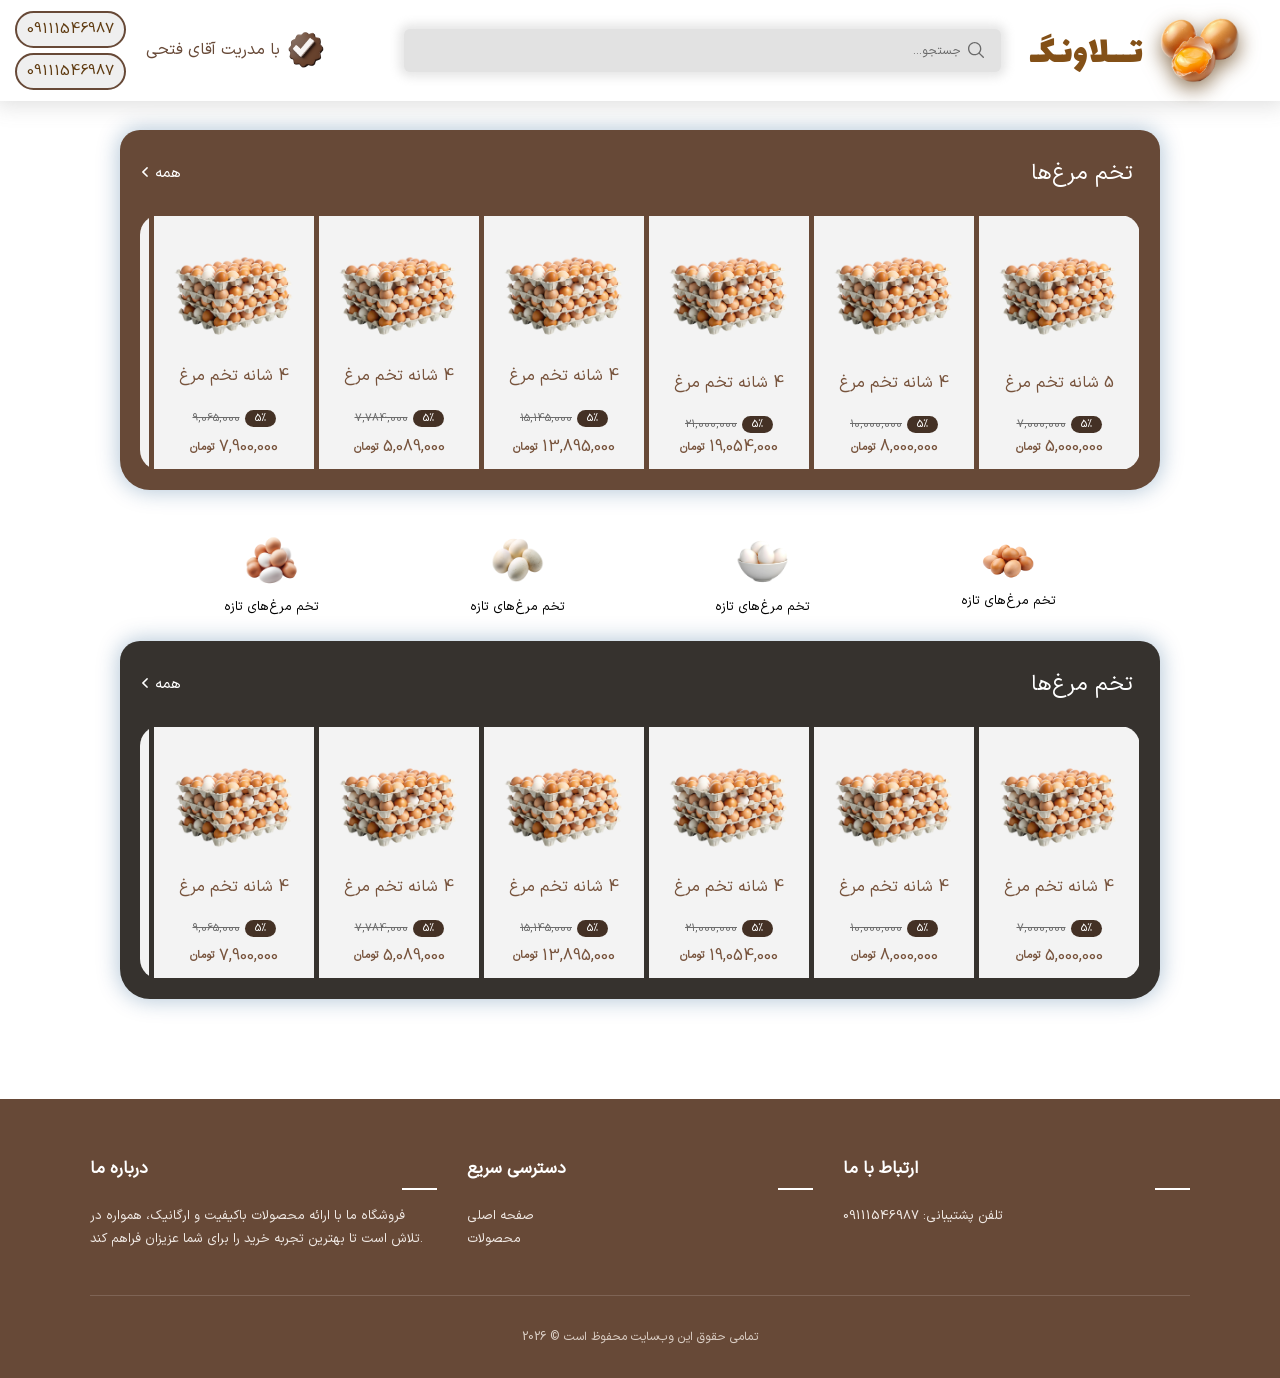
<file: index.html>
<!DOCTYPE html>
<html lang="fa">
<head>
    <meta charset="UTF-8">
    <meta name="viewport" content="width=device-width, initial-scale=1.0">
    <link rel="stylesheet" href="css/style.css">
    <title>فروشگاه اینترنتی تلاونگ</title>
</head>
<body>

    <!-------------------------------------------------- header Container ------------------------------------------------------------>


    <div class="container-search-page-phone" id="mobileSearchOverlay">

        <div class="item-input-serach-phone">
            <input type="text" id="inputSearchPhone" placeholder="جستجو..." autocomplete="off">
            <svg width="25px" height="25px" viewBox="0 0 24 24" fill="none" id="closeMobileSearch"><path fill-rule="evenodd" clip-rule="evenodd" d="M12.2929 4.29289C12.6834 3.90237 13.3166 3.90237 13.7071 4.29289L20.7071 11.2929C21.0976 11.6834 21.0976 12.3166 20.7071 12.7071L13.7071 19.7071C13.3166 20.0976 12.6834 20.0976 12.2929 19.7071C11.9024 19.3166 11.9024 18.6834 12.2929 18.2929L17.5858 13H4C3.44772 13 3 12.5523 3 12C3 11.4477 3.44772 11 4 11H17.5858L12.2929 5.70711C11.9024 5.31658 11.9024 4.68342 12.2929 4.29289Z" fill="#555"/></svg>
        </div>

        <div class="mobile-dropdown-wrap">
            <div id="mobileSearchResults" class="search-dropdown"></div>
        </div>

        

    </div>




    <header>
        

        <div class="dor-header-phone">


            <a href="tel:+989121234567" class="a-tel phone-tel" title="091154657849">
                <svg width="40px" height="40px" class="icon-tel" viewBox="0 0 24 24" fill="none"><path d="M10.0376 5.31617L10.6866 6.4791C11.2723 7.52858 11.0372 8.90532 10.1147 9.8278C10.1147 9.8278 10.1147 9.8278 10.1147 9.8278C10.1146 9.82792 8.99588 10.9468 11.0245 12.9755C13.0525 15.0035 14.1714 13.8861 14.1722 13.8853C14.1722 13.8853 14.1722 13.8853 14.1722 13.8853C15.0947 12.9628 16.4714 12.7277 17.5209 13.3134L18.6838 13.9624C20.2686 14.8468 20.4557 17.0692 19.0628 18.4622C18.2258 19.2992 17.2004 19.9505 16.0669 19.9934C14.1588 20.0658 10.9183 19.5829 7.6677 16.3323C4.41713 13.0817 3.93421 9.84122 4.00655 7.93309C4.04952 6.7996 4.7008 5.77423 5.53781 4.93723C6.93076 3.54428 9.15317 3.73144 10.0376 5.31617Z" fill="#835017"/></svg>
                <span>1</span>
            </a>
            <a href="tel:+989121234567" class="a-tel phone-tel" title="091154657849">
                <svg width="40px" height="40px" class="icon-tel" viewBox="0 0 24 24" fill="none"><path d="M10.0376 5.31617L10.6866 6.4791C11.2723 7.52858 11.0372 8.90532 10.1147 9.8278C10.1147 9.8278 10.1147 9.8278 10.1147 9.8278C10.1146 9.82792 8.99588 10.9468 11.0245 12.9755C13.0525 15.0035 14.1714 13.8861 14.1722 13.8853C14.1722 13.8853 14.1722 13.8853 14.1722 13.8853C15.0947 12.9628 16.4714 12.7277 17.5209 13.3134L18.6838 13.9624C20.2686 14.8468 20.4557 17.0692 19.0628 18.4622C18.2258 19.2992 17.2004 19.9505 16.0669 19.9934C14.1588 20.0658 10.9183 19.5829 7.6677 16.3323C4.41713 13.0817 3.93421 9.84122 4.00655 7.93309C4.04952 6.7996 4.7008 5.77423 5.53781 4.93723C6.93076 3.54428 9.15317 3.73144 10.0376 5.31617Z" fill="#835017"/></svg>
                <span>2</span>
            </a>

            <div class="search-container" id="openMobileSearch">
                <div class="search-box"></div>
                <span class="placeH1">تلاونگ</span>
                <span class="placeH2">جستوجو در</span>
                <svg class="icon-search" viewBox="0 0 30 30"><path d="M 13 3 C 7.4889971 3 3 7.4889971 3 13 C 3 18.511003 7.4889971 23 13 23 C 15.396508 23 17.597385 22.148986 19.322266 20.736328 L 25.292969 26.707031 A 1.0001 1.0001 0 1 0 26.707031 25.292969 L 20.736328 19.322266 C 22.148986 17.597385 23 15.396508 23 13 C 23 7.4889971 18.511003 3 13 3 z M 13 5 C 17.430123 5 21 8.5698774 21 13 C 21 17.430123 17.430123 21 13 21 C 8.5698774 21 5 17.430123 5 13 C 5 8.5698774 8.5698774 5 13 5 z"/></svg>
            </div>

            

        </div>

        

    </header>




    



    <div class="header-Desktop">



        <div class="container-zangoole-sabadKharid-and">

            
            
            <div class="tel-container">
                <button class="a-tel">09111546987</button>
                <button class="a-tel">09111546987</button>
            </div>

            <div class="name-tick-container">
                <span>
                    با مدریت آقای فتحی
                </span>
                <img src="images/IconBlueKala/tickB.png" alt="tick" class="img-tick">
            </div>
        </div>




        <div class="container-search-and-iconH-Desktop">

            <div class="dor-div-search-box">
                <input type="text" class="input-search-box" id="desktopSearchInput" placeholder="جستجو..." autocomplete="off">
                <svg class="icon-search-desktop" viewBox="0 0 30 30"><path d="M 13 3 C 7.4889971 3 3 7.4889971 3 13 C 3 18.511003 7.4889971 23 13 23 C 15.396508 23 17.597385 22.148986 19.322266 20.736328 L 25.292969 26.707031 A 1.0001 1.0001 0 1 0 26.707031 25.292969 L 20.736328 19.322266 C 22.148986 17.597385 23 15.396508 23 13 C 23 7.4889971 18.511003 3 13 3 z M 13 5 C 17.430123 5 21 8.5698774 21 13 C 21 17.430123 17.430123 21 13 21 C 8.5698774 21 5 17.430123 5 13 C 5 8.5698774 8.5698774 5 13 5 z"/></svg>
                <div id="desktopSearchResults" class="search-dropdown"></div>
            </div>
            <span class="logoName">تـــلاونـگـ</span>
            <div class="iconH">
                <img src="images/IconBlueKala/IconEgg.webp" alt="Egg" class="egg-head-icon">
            </div>
            
        </div>


    </div>



    <!-------------------------------------------------- body Container ------------------------------------------------------------>



    <main>





        <!---------------------- box Container 1 ----------------------->

        <div class="box-container">

            <div class="dor-p-box-container">
                <p>تخم مرغ‌ها</p>
                <p>همه
                    <svg class="icon-arrow-too-dor-box-container" viewBox="0 0 492 492" xml:space="preserve"><g><g><path d="M198.608,246.104L382.664,62.04c5.068-5.056,7.856-11.816,7.856-19.024c0-7.212-2.788-13.968-7.856-19.032l-16.128-16.12C361.476,2.792,354.712,0,347.504,0s-13.964,2.792-19.028,7.864L109.328,227.008c-5.084,5.08-7.868,11.868-7.848,19.084c-0.02,7.248,2.76,14.028,7.848,19.112l218.944,218.932c5.064,5.072,11.82,7.864,19.032,7.864c7.208,0,13.964-2.792,19.032-7.864l16.124-16.12c10.492-10.492,10.492-27.572,0-38.06L198.608,246.104z"/></g></g></svg>
                </p>
            </div>



            <div class="dor-box-item" id="scroll-drag-Box1">

                
                <div class="box-item">
                    <a href="html/S1.html">
                    <img src="images/phones/Egg2.png" alt="imgaes">
                    <p>5 شانه تخم مرغ</p>
                    <span class="dor-item-box-off">
                        <span class="item-num-off">5%</span>
                        <span class="item-num-Price">7,000,000</span>
                    </span>
                    <span class="dor-item-price">
                        <span class="item-price-original">5,000,000</span>
                        <span class="item-text-price">تومان</span>
                    </span>
                    </a>
                </div>
               

               
                <div class="box-item">
                     <a href="#">
                    <img src="images/phones/Egg2.png" alt="imgaes">
                    <p>4 شانه تخم مرغ</p>
                    <span class="dor-item-box-off">
                        <span class="item-num-off">5%</span>
                        <span class="item-num-Price">10,000,000</span>
                    </span>
                    <span class="dor-item-price">
                        <span class="item-price-original">8,000,000</span>
                        <span class="item-text-price">تومان</span>
                    </span>
                    </a>
                </div>
                

                
                <div class="box-item">
                    <a href="#">
                    <img src="images/phones/Egg2.png" alt="imgaes">
                    <p>4 شانه تخم مرغ</p>
                    <span class="dor-item-box-off">
                        <span class="item-num-off">5%</span>
                        <span class="item-num-Price">21,000,000</span>
                    </span>
                    <span class="dor-item-price">
                        <span class="item-price-original">19,054,000</span>
                        <span class="item-text-price">تومان</span>
                    </span>
                    </a>
                </div>
               

                <div class="box-item">
                    <img src="images/phones/Egg2.png" alt="imgaes">
                    <p>4 شانه تخم مرغ</p>
                    <span class="dor-item-box-off">
                        <span class="item-num-off">5%</span>
                        <span class="item-num-Price">15,145,000</span>
                    </span>
                    <span class="dor-item-price">
                        <span class="item-price-original">13,895,000</span>
                        <span class="item-text-price">تومان</span>
                    </span>
                </div>

                <div class="box-item">
                    <img src="images/phones/Egg2.png" alt="imgaes">
                    <p>4 شانه تخم مرغ</p>
                    <span class="dor-item-box-off">
                        <span class="item-num-off">5%</span>
                        <span class="item-num-Price">7,784,000</span>
                    </span>
                    <span class="dor-item-price">
                        <span class="item-price-original">5,089,000</span>
                        <span class="item-text-price">تومان</span>
                    </span>
                </div>

                <div class="box-item">
                    <img src="images/phones/Egg2.png" alt="imgaes">
                    <p>4 شانه تخم مرغ</p>
                    <span class="dor-item-box-off">
                        <span class="item-num-off">5%</span>
                        <span class="item-num-Price">9,065,000</span>
                    </span>
                    <span class="dor-item-price">
                        <span class="item-price-original">7,900,000</span>
                        <span class="item-text-price">تومان</span>
                    </span>
                </div>

                <div class="box-item">
                    <img src="images/phones/Egg2.png" alt="imgaes">
                    <p>4 شانه تخم مرغ</p>
                    <span class="dor-item-box-off">
                        <span class="item-num-off">5%</span>
                        <span class="item-num-Price">35,780,000</span>
                    </span>
                    <span class="dor-item-price">
                        <span class="item-price-original">33,500,000</span>
                        <span class="item-text-price">تومان</span>
                    </span>
                </div>

                <div class="box-item">
                    <img src="images/phones/Egg2.png" alt="imgaes">
                    <p>4 شانه تخم مرغ</p>
                    <span class="dor-item-box-off">
                        <span class="item-num-off">5%</span>
                        <span class="item-num-Price">88,850,000</span>
                    </span>
                    <span class="dor-item-price">
                        <span class="item-price-original">83,098,000</span>
                        <span class="item-text-price">تومان</span>
                    </span>
                </div>

                <div class="box-item">
                    <img src="images/phones/Egg2.png" alt="imgaes">
                    <p>4 شانه تخم مرغ</p>
                    <span class="dor-item-box-off">
                        <span class="item-num-off">5%</span>
                        <span class="item-num-Price">108,000,000</span>
                    </span>
                    <span class="dor-item-price">
                        <span class="item-price-original">99,000,000</span>
                        <span class="item-text-price">تومان</span>
                    </span>
                </div>

                <div class="box-item">
                    <img src="images/phones/Egg2.png" alt="imgaes">
                    <p>4 شانه تخم مرغ</p>
                    <span class="dor-item-box-off">
                        <span class="item-num-off">5%</span>
                        <span class="item-num-Price">18,000,000</span>
                    </span>
                    <span class="dor-item-price">
                        <span class="item-price-original">15,300,000</span>
                        <span class="item-text-price">تومان</span>
                    </span>
                </div>

                <div class="box-item">
                    <img src="images/phones/Egg2.png" alt="imgaes">
                    <p>4 شانه تخم مرغ</p>
                    <span class="dor-item-box-off">
                        <span class="item-num-off">5%</span>
                        <span class="item-num-Price">7,000,000</span>
                    </span>
                    <span class="dor-item-price">
                        <span class="item-price-original">5,000,000</span>
                        <span class="item-text-price">تومان</span>
                    </span>
                </div>

                <div class="box-item">
                    <img src="images/phones/Egg2.png" alt="imgaes">
                    <p>4 شانه تخم مرغ</p>
                    <span class="dor-item-box-off">
                        <span class="item-num-off">5%</span>
                        <span class="item-num-Price">7,000,000</span>
                    </span>
                    <span class="dor-item-price">
                        <span class="item-price-original">5,000,000</span>
                        <span class="item-text-price">تومان</span>
                    </span>
                </div>

                <div class="box-item">
                    <img src="images/phones/Egg2.png" alt="imgaes">
                    <p>4 شانه تخم مرغ</p>
                    <span class="dor-item-box-off">
                        <span class="item-num-off">5%</span>
                        <span class="item-num-Price">10,000,000</span>
                    </span>
                    <span class="dor-item-price">
                        <span class="item-price-original">8,000,000</span>
                        <span class="item-text-price">تومان</span>
                    </span>
                </div>

                <div class="box-item">
                    <img src="images/phones/Egg2.png" alt="imgaes">
                    <p>4 شانه تخم مرغ</p>
                    <span class="dor-item-box-off">
                        <span class="item-num-off">5%</span>
                        <span class="item-num-Price">21,000,000</span>
                    </span>
                    <span class="dor-item-price">
                        <span class="item-price-original">19,054,000</span>
                        <span class="item-text-price">تومان</span>
                    </span>
                </div>

                <div class="box-item">
                    <img src="images/phones/Egg2.png" alt="imgaes">
                    <p>4 شانه تخم مرغ</p>
                    <span class="dor-item-box-off">
                        <span class="item-num-off">5%</span>
                        <span class="item-num-Price">15,145,000</span>
                    </span>
                    <span class="dor-item-price">
                        <span class="item-price-original">13,895,000</span>
                        <span class="item-text-price">تومان</span>
                    </span>
                </div>



            </div>
        </div>





        <!-- -------------------- Circle Container no story --------------------- -->


        <div class="dor-item-circle-too-box" id="dor-item-circle-too-box">

            <div class="dor-item-circle">
                <div class="dor-img-circle">
                    <img src="images/itemIMG/e1.png" class="img-kala-circle" alt="circleAs">
                </div>
                <span>تخم مرغ‌های تازه</span>
            </div>

            <div class="dor-item-circle">
                <div class="dor-img-circle">
                    <img src="images/itemIMG/e2.png" class="img-kala-circle" alt="circleAs">
                </div>
                <span>تخم مرغ‌های تازه</span>
            </div>

            <div class="dor-item-circle">
                <div class="dor-img-circle">
                    <img src="images/itemIMG/e3.png" class="img-kala-circle" alt="circleAs">
                </div>
                <span>تخم مرغ‌های تازه</span>
            </div>

            <div class="dor-item-circle">
                <div class="dor-img-circle">
                    <img src="images/itemIMG/e4.png" class="img-kala-circle" alt="circleAs">
                </div>
                <span>تخم مرغ‌های تازه</span>
            </div>



        </div>






        <!---------------------- box Container 2 ----------------------->

        <div class="box-container Box1">

            <div class="dor-p-box-container">
                <p>تخم مرغ‌ها</p>
                <p>همه
                    <svg class="icon-arrow-too-dor-box-container" viewBox="0 0 492 492" xml:space="preserve"><g><g><path d="M198.608,246.104L382.664,62.04c5.068-5.056,7.856-11.816,7.856-19.024c0-7.212-2.788-13.968-7.856-19.032l-16.128-16.12C361.476,2.792,354.712,0,347.504,0s-13.964,2.792-19.028,7.864L109.328,227.008c-5.084,5.08-7.868,11.868-7.848,19.084c-0.02,7.248,2.76,14.028,7.848,19.112l218.944,218.932c5.064,5.072,11.82,7.864,19.032,7.864c7.208,0,13.964-2.792,19.032-7.864l16.124-16.12c10.492-10.492,10.492-27.572,0-38.06L198.608,246.104z"/></g></g></svg>
                </p>
            </div>

            <div class="dor-box-item" id="scroll-drag-Box2">


                <div class="box-item">
                    <img src="images/phones/Egg2.png" alt="imgaes">
                    <p>4 شانه تخم مرغ</p>
                    <span class="dor-item-box-off">
                        <span class="item-num-off">5%</span>
                        <span class="item-num-Price">7,000,000</span>
                    </span>
                    <span class="dor-item-price">
                        <span class="item-price-original">5,000,000</span>
                        <span class="item-text-price">تومان</span>
                    </span>
                </div>

                <div class="box-item">
                    <img src="images/phones/Egg2.png" alt="imgaes">
                    <p>4 شانه تخم مرغ</p>
                    <span class="dor-item-box-off">
                        <span class="item-num-off">5%</span>
                        <span class="item-num-Price">10,000,000</span>
                    </span>
                    <span class="dor-item-price">
                        <span class="item-price-original">8,000,000</span>
                        <span class="item-text-price">تومان</span>
                    </span>
                </div>

                <div class="box-item">
                    <img src="images/phones/Egg2.png" alt="imgaes">
                    <p>4 شانه تخم مرغ</p>
                    <span class="dor-item-box-off">
                        <span class="item-num-off">5%</span>
                        <span class="item-num-Price">21,000,000</span>
                    </span>
                    <span class="dor-item-price">
                        <span class="item-price-original">19,054,000</span>
                        <span class="item-text-price">تومان</span>
                    </span>
                </div>

                <div class="box-item">
                    <img src="images/phones/Egg2.png" alt="imgaes">
                    <p>4 شانه تخم مرغ</p>
                    <span class="dor-item-box-off">
                        <span class="item-num-off">5%</span>
                        <span class="item-num-Price">15,145,000</span>
                    </span>
                    <span class="dor-item-price">
                        <span class="item-price-original">13,895,000</span>
                        <span class="item-text-price">تومان</span>
                    </span>
                </div>

                <div class="box-item">
                    <img src="images/phones/Egg2.png" alt="imgaes">
                    <p>4 شانه تخم مرغ</p>
                    <span class="dor-item-box-off">
                        <span class="item-num-off">5%</span>
                        <span class="item-num-Price">7,784,000</span>
                    </span>
                    <span class="dor-item-price">
                        <span class="item-price-original">5,089,000</span>
                        <span class="item-text-price">تومان</span>
                    </span>
                </div>

                <div class="box-item">
                    <img src="images/phones/Egg2.png" alt="imgaes">
                    <p>4 شانه تخم مرغ</p>
                    <span class="dor-item-box-off">
                        <span class="item-num-off">5%</span>
                        <span class="item-num-Price">9,065,000</span>
                    </span>
                    <span class="dor-item-price">
                        <span class="item-price-original">7,900,000</span>
                        <span class="item-text-price">تومان</span>
                    </span>
                </div>

                <div class="box-item">
                    <img src="images/phones/Egg2.png" alt="imgaes">
                    <p>4 شانه تخم مرغ</p>
                    <span class="dor-item-box-off">
                        <span class="item-num-off">5%</span>
                        <span class="item-num-Price">35,780,000</span>
                    </span>
                    <span class="dor-item-price">
                        <span class="item-price-original">33,500,000</span>
                        <span class="item-text-price">تومان</span>
                    </span>
                </div>

                <div class="box-item">
                    <img src="images/phones/Egg2.png" alt="imgaes">
                    <p>4 شانه تخم مرغ</p>
                    <span class="dor-item-box-off">
                        <span class="item-num-off">5%</span>
                        <span class="item-num-Price">88,850,000</span>
                    </span>
                    <span class="dor-item-price">
                        <span class="item-price-original">83,098,000</span>
                        <span class="item-text-price">تومان</span>
                    </span>
                </div>

                <div class="box-item">
                    <img src="images/phones/Egg2.png" alt="imgaes">
                    <p>4 شانه تخم مرغ</p>
                    <span class="dor-item-box-off">
                        <span class="item-num-off">5%</span>
                        <span class="item-num-Price">108,000,000</span>
                    </span>
                    <span class="dor-item-price">
                        <span class="item-price-original">99,000,000</span>
                        <span class="item-text-price">تومان</span>
                    </span>
                </div>

                <div class="box-item">
                    <img src="images/phones/Egg2.png" alt="imgaes">
                    <p>4 شانه تخم مرغ</p>
                    <span class="dor-item-box-off">
                        <span class="item-num-off">5%</span>
                        <span class="item-num-Price">18,000,000</span>
                    </span>
                    <span class="dor-item-price">
                        <span class="item-price-original">15,300,000</span>
                        <span class="item-text-price">تومان</span>
                    </span>
                </div>

                <div class="box-item">
                    <img src="images/phones/Egg2.png" alt="imgaes">
                    <p>4 شانه تخم مرغ</p>
                    <span class="dor-item-box-off">
                        <span class="item-num-off">5%</span>
                        <span class="item-num-Price">7,000,000</span>
                    </span>
                    <span class="dor-item-price">
                        <span class="item-price-original">5,000,000</span>
                        <span class="item-text-price">تومان</span>
                    </span>
                </div>

                <div class="box-item">
                    <img src="images/phones/Egg2.png" alt="imgaes">
                    <p>4 شانه تخم مرغ</p>
                    <span class="dor-item-box-off">
                        <span class="item-num-off">5%</span>
                        <span class="item-num-Price">7,000,000</span>
                    </span>
                    <span class="dor-item-price">
                        <span class="item-price-original">5,000,000</span>
                        <span class="item-text-price">تومان</span>
                    </span>
                </div>

                <div class="box-item">
                    <img src="images/phones/Egg2.png" alt="imgaes">
                    <p>4 شانه تخم مرغ</p>
                    <span class="dor-item-box-off">
                        <span class="item-num-off">5%</span>
                        <span class="item-num-Price">10,000,000</span>
                    </span>
                    <span class="dor-item-price">
                        <span class="item-price-original">8,000,000</span>
                        <span class="item-text-price">تومان</span>
                    </span>
                </div>

                <div class="box-item">
                    <img src="images/phones/Egg2.png" alt="imgaes">
                    <p>4 شانه تخم مرغ</p>
                    <span class="dor-item-box-off">
                        <span class="item-num-off">5%</span>
                        <span class="item-num-Price">21,000,000</span>
                    </span>
                    <span class="dor-item-price">
                        <span class="item-price-original">19,054,000</span>
                        <span class="item-text-price">تومان</span>
                    </span>
                </div>

                <div class="box-item">
                    <img src="images/phones/Egg2.png" alt="imgaes">
                    <p>4 شانه تخم مرغ</p>
                    <span class="dor-item-box-off">
                        <span class="item-num-off">5%</span>
                        <span class="item-num-Price">15,145,000</span>
                    </span>
                    <span class="dor-item-price">
                        <span class="item-price-original">13,895,000</span>
                        <span class="item-text-price">تومان</span>
                    </span>
                </div>


            </div>
        </div>








    </main>




<!-- فوتر سایت -->
<footer class="site-footer">
    <div class="footer-container">
        <!-- ستون اول: درباره ما -->
        <div class="footer-col">
            <h3>درباره ما</h3>
            <p>فروشگاه ما با ارائه محصولات باکیفیت و ارگانیک، همواره در تلاش است تا بهترین تجربه خرید را برای شما عزیزان فراهم کند.</p>
        </div>

        <!-- ستون دوم: دسترسی سریع -->
        <div class="footer-col">
            <h3>دسترسی سریع</h3>
            <ul>
                <li><a href="index.html">صفحه اصلی</a></li>
                <li><a href="#">محصولات</a></li>
            </ul>
        </div>

        <!-- ستون سوم: اطلاعات تماس -->
        <div class="footer-col">
            <h3>ارتباط با ما</h3>
            <p>تلفن پشتیبانی: 09111546987</p>
            
        </div>
    </div>

    <!-- بخش کپی‌رایت پایین فوتر -->
    <div class="footer-bottom">
        <p>تمامی حقوق این وب‌سایت محفوظ است &copy; 2026</p>
    </div>
</footer>

    <!-- <div class="nav-bottom-container">

        <div class="dor-icon-bottom-menu">
            <svg viewBox="0 0 24 24" class="icon-bottom-menu" fill="none"><g id="Interface / Shopping_Cart_02"><path id="Vector" d="M3 3H3.26835C3.74213 3 3.97943 3 4.17267 3.08548C4.34304 3.16084 4.48871 3.28218 4.59375 3.43604C4.71269 3.61026 4.75564 3.8429 4.84137 4.30727L7.00004 16L17.4218 16C17.875 16 18.1023 16 18.29 15.9199C18.4559 15.8492 18.5989 15.7346 18.7051 15.5889C18.8252 15.4242 18.8761 15.2037 18.9777 14.7631L18.9785 14.76L20.5477 7.95996L20.5481 7.95854C20.7023 7.29016 20.7796 6.95515 20.6947 6.69238C20.6202 6.46182 20.4635 6.26634 20.2556 6.14192C20.0184 6 19.6758 6 18.9887 6H5.5M18 21C17.4477 21 17 20.5523 17 20C17 19.4477 17.4477 19 18 19C18.5523 19 19 19.4477 19 20C19 20.5523 18.5523 21 18 21ZM8 21C7.44772 21 7 20.5523 7 20C7 19.4477 7.44772 19 8 19C8.55228 19 9 19.4477 9 20C9 20.5523 8.55228 21 8 21Z" stroke="currentColor"/></g></svg>
            <span>سبد خرید</span>
        </div>



        <div class="dor-icon-bottom-menu homeItem">
            <svg viewBox="0 0 24 24" class="icon-bottom-menu" fill="none"><path d="M19 7.90637V18C19 19.1046 18.1046 20 17 20H7C5.89543 20 5 19.1046 5 18V7.90637M2 10.0001L10.8531 3.80297C11.5417 3.32092 12.4583 3.32092 13.1469 3.80297L22 10.0001" stroke="currentColor"/></svg>
            <span>خانه</span>
        </div>
    </div> -->


<script src="js/script.js"></script>
</body>
</html>
</file>
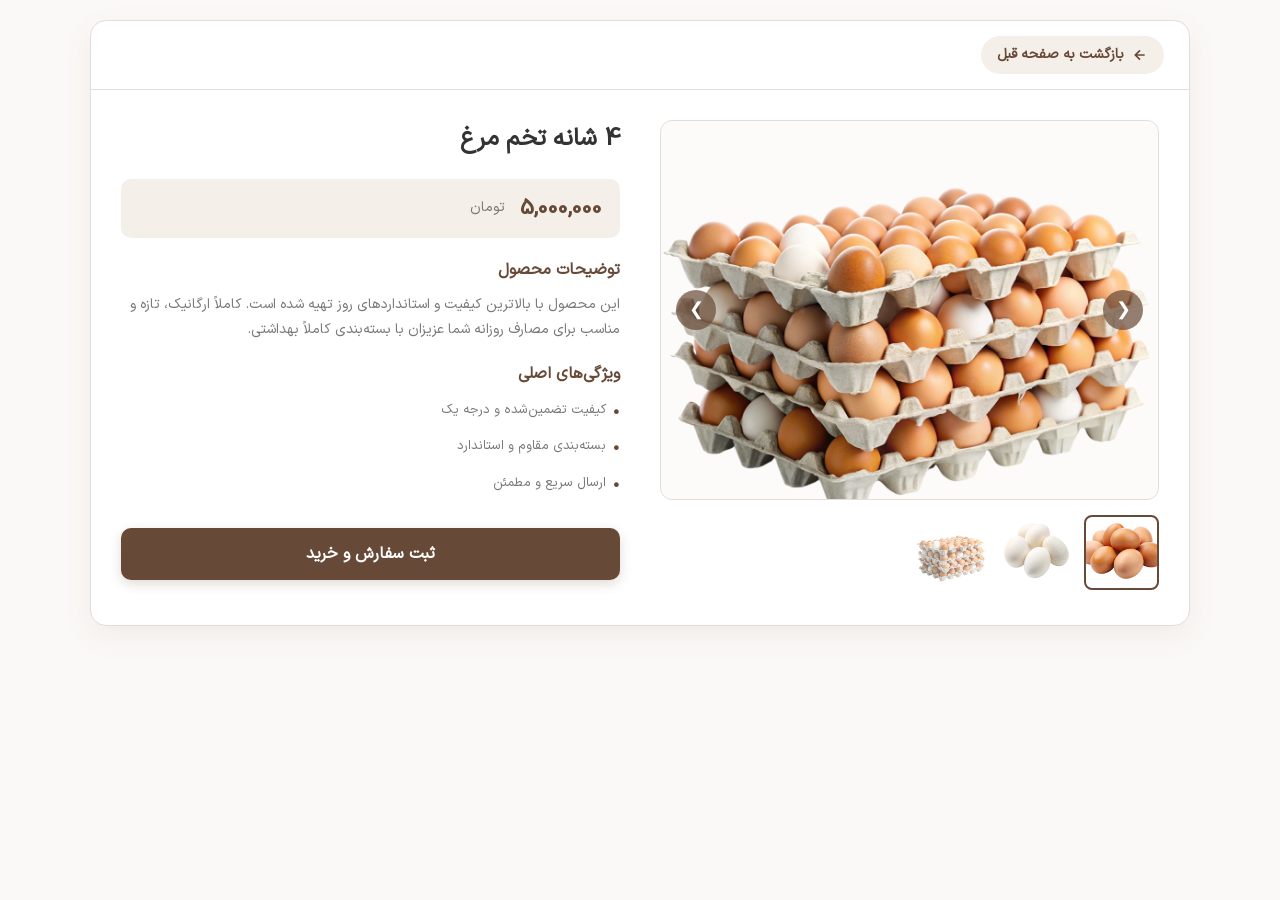
<file: html/S1.html>
<!DOCTYPE html>
<html lang="fa" dir="rtl">
<head>
    <meta charset="UTF-8">
    <meta name="viewport" content="width=device-width, initial-scale=1.0">
    <title>جزئیات محصول - تلاونگ</title>
    <style>

 @font-face {
    font-family: "IrSans";
    src: url("../fonts/IRANSansX-Regular.woff");
    src: url("../fonts/IRANSansXFaNum-Regular.ttf");
}

        :root {
            --primary-color: #674937;
            --primary-dark: #4e3526;
            --bg-light: #fbf9f7;
            --text-main: #333333;
            --text-muted: #777777;
            --border-color: #e5ded8;
        }

        * {
            box-sizing: border-box;
            margin: 0;
            padding: 0;
            font-family: 'IrSans';
        }

        body {
            background-color: var(--bg-light);
            color: var(--text-main);
            padding: 20px;
            line-height: 1.6;
        }

        /* کانتینر اصلی صفحه */
        .product-page-container {
            max-width: 1100px;
            margin: 0 auto;
            background: #ffffff;
            border-radius: 16px;
            box-shadow: 0 10px 30px rgba(103, 73, 55, 0.08);
            overflow: hidden;
            border: 1px solid var(--border-color);
        }

        /* هدر صفحه و دکمه بازگشت */
        .page-header {
            padding: 15px 25px;
            border-bottom: 1px solid var(--border-color);
            display: flex;
            align-items: center;
        }

        .back-btn {
            display: inline-flex;
            align-items: center;
            gap: 8px;
            text-decoration: none;
            color: var(--primary-color);
            font-weight: bold;
            font-size: 14px;
            background: #f4efe9;
            padding: 8px 16px;
            border-radius: 30px;
            transition: all 0.3s ease;
        }

        .back-btn:hover {
            background: var(--primary-color);
            color: #ffffff;
        }

        /* بدنه اصلی (گرید محصول) */
        .product-content {
            display: grid;
            grid-template-columns: 1fr 1fr;
            gap: 40px;
            padding: 30px;
        }

        @media (max-width: 768px) {
            .product-content {
                grid-template-columns: 1fr;
                padding: 15px;
            }
        }

        /* بخش گالری و اسلایدر */
        .product-gallery {
            display: flex;
            flex-direction: column;
            gap: 15px;
        }

        .main-image-container {
            position: relative;
            width: 100%;
            height: 380px;
            background: #fdfbf9;
            border-radius: 12px;
            overflow: hidden;
            border: 1px solid var(--border-color);
            display: flex;
            align-items: center;
            justify-content: center;
        }

        .main-image-container img {
            width: 100%;
            height: 100%;
            object-fit: cover;
            transition: opacity 0.3s ease;
        }

        /* دکمه‌های چپ و راست اسلایدر */
        .slider-btn {
            position: absolute;
            top: 50%;
            transform: translateY(-50%);
            background: rgba(103, 73, 55, 0.7);
            color: white;
            border: none;
            width: 40px;
            height: 40px;
            border-radius: 50%;
            cursor: pointer;
            display: flex;
            align-items: center;
            justify-content: center;
            font-size: 18px;
            transition: background 0.3s;
            z-index: 10;
        }

        .slider-btn:hover {
            background: var(--primary-color);
        }

        .prev-btn { right: 15px; }
        .next-btn { left: 15px; }

        /* تصاویر بندانگشتی (Thumbnails) */
        .thumbnail-container {
            display: flex;
            gap: 10px;
            overflow-x: auto;
            padding-bottom: 5px;
        }

        .thumbnail {
            width: 75px;
            height: 75px;
            border-radius: 8px;
            object-fit: cover;
            cursor: pointer;
            border: 2px solid transparent;
            opacity: 0.6;
            transition: all 0.3s;
        }

        .thumbnail.active, .thumbnail:hover {
            border-color: var(--primary-color);
            opacity: 1;
        }

        /* بخش اطلاعات محصول */
        .product-details {
            display: flex;
            flex-direction: column;
            gap: 20px;
        }

        .product-title {
            font-size: 24px;
            font-weight: bold;
            color: var(--text-main);
        }

        .product-price-box {
            display: flex;
            align-items: center;
            gap: 15px;
            background: #f4efe9;
            padding: 12px 18px;
            border-radius: 10px;
        }

        .product-price {
            font-size: 22px;
            font-weight: bold;
            color: var(--primary-color);
        }

        .currency {
            font-size: 14px;
            color: var(--text-muted);
        }

        .product-description h3 {
            font-size: 16px;
            color: var(--primary-color);
            margin-bottom: 8px;
        }

        .product-description p {
            color: var(--text-muted);
            font-size: 14px;
            line-height: 1.8;
        }

        .features-list {
            list-style: none;
            display: flex;
            flex-direction: column;
            gap: 8px;
            margin-top: 5px;
        }

        .features-list li {
            font-size: 13px;
            color: var(--text-muted);
            display: flex;
            align-items: center;
            gap: 6px;
        }

        .features-list li::before {
            content: "•";
            color: var(--primary-color);
            font-weight: bold;
            font-size: 18px;
        }

        /* دکمه ثبت سفارش */
        .order-btn {
            background-color: var(--primary-color);
            color: white;
            border: none;
            padding: 14px 25px;
            font-size: 16px;
            font-weight: bold;
            border-radius: 10px;
            cursor: pointer;
            transition: background 0.3s, transform 0.2s;
            text-align: center;
            margin-top: 10px;
            box-shadow: 0 4px 12px rgba(103, 73, 55, 0.2);
        }

        .order-btn:hover {
            background-color: var(--primary-dark);
            transform: translateY(-2px);
        }

        /* پنجره پاپ‌آپ (Modal) مخصوص دسکتاپ */
        .modal-overlay {
            position: fixed;
            top: 0;
            left: 0;
            width: 100%;
            height: 100%;
            background: rgba(0, 0, 0, 0.5);
            display: none;
            align-items: center;
            justify-content: center;
            z-index: 1000;
            backdrop-filter: blur(3px);
        }

        .modal-box {
            background: white;
            padding: 30px;
            border-radius: 14px;
            width: 90%;
            max-width: 400px;
            text-align: center;
            box-shadow: 0 15px 35px rgba(0,0,0,0.15);
            position: relative;
            animation: modalPop 0.3s ease;
        }

        @keyframes modalPop {
            from { transform: scale(0.8); opacity: 0; }
            to { transform: scale(1); opacity: 1; }
        }

        .modal-box h3 {
            color: var(--primary-color);
            margin-bottom: 12px;
            font-size: 18px;
        }

        .modal-box p {
            color: var(--text-muted);
            font-size: 14px;
            margin-bottom: 20px;
        }

        .phone-highlight {
            font-size: 20px;
            font-weight: bold;
            color: var(--primary-color);
            background: #f4efe9;
            padding: 10px;
            border-radius: 8px;
            display: inline-block;
            margin-bottom: 20px;
            direction: ltr;
        }

        .close-modal-btn {
            background: #e5ded8;
            color: var(--text-main);
            border: none;
            padding: 8px 20px;
            border-radius: 6px;
            cursor: pointer;
            font-weight: bold;
            transition: background 0.3s;
        }

        .close-modal-btn:hover {
            background: #d4cbc3;
        }
    </style>
</head>
<body>

    <div class="product-page-container">
        <!-- هدر و دکمه برگشت -->
        <div class="page-header">
            <a href="../index.html" class="back-btn">
                <svg width="16" height="16" viewBox="0 0 24 24" fill="none" stroke="currentColor" stroke-width="2.5"><path d="M19 12H5M12 19l-7-7 7-7"/></svg>
                بازگشت به صفحه قبل
            </a>
        </div>

        <!-- محتوای محصول -->
        <div class="product-content">
            <!-- ستون گالری و اسلایدر -->
            <div class="product-gallery">
                <div class="main-image-container">
                    <button class="slider-btn prev-btn" onclick="changeSlide(-1)">&#10094;</button>
                    <img id="mainProductImage" src="../images/phones/Egg2.png" alt="تصویر محصول">
                    <button class="slider-btn next-btn" onclick="changeSlide(1)">&#10095;</button>
                </div>
                <!-- تصاویر بندانگشتی -->
                <div class="thumbnail-container">
                    <img src="../images/itemIMG/e1.png" class="thumbnail active" onclick="setSlide(0)" alt="تومنیل 1">
                    <img src="../images/itemIMG/e3.png" class="thumbnail" onclick="setSlide(1)" alt="تومنیل 2">
                    <img src="../images/phones/Egg2.png" class="thumbnail" onclick="setSlide(2)" alt="تومنیل 3">
                </div>
            </div>

            <!-- ستون اطلاعات و خرید -->
            <div class="product-details">
                <h1 class="product-title">4 شانه تخم مرغ</h1>
                
                <div class="product-price-box">
                    <span class="product-price">5,000,000</span>
                    <span class="currency">تومان</span>
                </div>

                <div class="product-description">
                    <h3>توضیحات محصول</h3>
                    <p>این محصول با بالاترین کیفیت و استانداردهای روز تهیه شده است. کاملاً ارگانیک، تازه و مناسب برای مصارف روزانه شما عزیزان با بسته‌بندی کاملاً بهداشتی.</p>
                </div>

                <div class="product-description">
                    <h3>ویژگی‌های اصلی</h3>
                    <ul class="features-list">
                        <li>کیفیت تضمین‌شده و درجه یک</li>
                        <li>بسته‌بندی مقاوم و استاندارد</li>
                        <li>ارسال سریع و مطمئن</li>
                    </ul>
                </div>

                <!-- دکمه هوشمند ثبت سفارش -->
                <button class="order-btn" onclick="handleOrderClick()">ثبت سفارش و خرید</button>
            </div>
        </div>
    </div>

    <!-- مودال (پنجره راهنما) برای دسکتاپ -->
    <div class="modal-overlay" id="orderModal" onclick="closeModalOutside(event)">
        <div class="modal-box">
            <h3>ثبت سفارش تلفنی</h3>
            <p>برای ثبت سفارش این محصول، لطفا با شماره زیر تماس حاصل فرمایید:</p>
            <div class="phone-highlight">0911-154-6987</div>
            <div>
                <button class="close-modal-btn" onclick="closeModal()">متوجه شدم</button>
            </div>
        </div>
    </div>

    <script>
        // آرایه تصاویر محصول برای اسلایدر
        const productImages = [
            "../images/itemIMG/e1.png",
            "../images/itemIMG/e3.png",
            "../images/phones/Egg2.png"
        ];
        
        let currentSlideIndex = 0;

        function updateSlider() {
            document.getElementById('mainProductImage').src = productImages[currentSlideIndex];
            
            // به‌روزرسانی استایل تصاویر بندانگشتی
            const thumbnails = document.querySelectorAll('.thumbnail');
            thumbnails.forEach((thumb, index) => {
                if (index === currentSlideIndex) {
                    thumb.classList.add('active');
                } else {
                    thumb.classList.remove('active');
                }
            });
        }

        function changeSlide(direction) {
            currentSlideIndex += direction;
            if (currentSlideIndex >= productImages.length) {
                currentSlideIndex = 0;
            } else if (currentSlideIndex < 0) {
                currentSlideIndex = productImages.length - 1;
            }
            updateSlider();
        }

        function setSlide(index) {
            currentSlideIndex = index;
            updateSlider();
        }

        // مدیریت هوشمند دکمه ثبت سفارش (موبایل vs دسکتاپ)
        function handleOrderClick() {
            // تشخیص موبایل بر اساس ابعاد صفحه نمایش یا نوع لمسی بودن
            const isMobile = window.innerWidth <= 768 || ('maxTouchPoints' in navigator && navigator.maxTouchPoints > 0);
            
            if (isMobile) {
                // اگر کاربر با موبایل باشد مستقیماً تماس برقرار می‌کند
                window.location.href = "tel:09111546987";
            } else {
                // اگر کاربر با دسکتاپ باشد پاپ‌آپ راهنما باز می‌شود
                document.getElementById('orderModal').style.display = 'flex';
            }
        }

        function closeModal() {
            document.getElementById('orderModal').style.display = 'none';
        }

        function closeModalOutside(event) {
            const modal = document.getElementById('orderModal');
            if (event.target === modal) {
                modal.style.display = 'none';
            }
        }
    </script>
</body>
</html>
</file>
<file: css/style.css>
@font-face {
    font-family: "IrSans";
    src: url("../fonts/IRANSansX-Regular.woff");
    src: url("../fonts/IRANSansXFaNum-Regular.ttf");
}

 @font-face {
    font-family: "Lalezar";
    src: url("../fonts/Lalezar-Regular.otf");
    src: url("../fonts/Lalezar-Regular.ttf");
}


* {
    box-sizing: border-box;
    user-select: none;
    font-family: 'IrSans', serif;
}

a{
    text-decoration: none;

}

body,
html {
    margin: 0;
    padding: 0;
}


/* -------------- Header ---------------*/

header {
    position: fixed;
    top: 0;
    right: 0;
    left: 0;
    display: grid;
    align-items: center;
    padding: 10px 5px;
    background: #f3f3f3;
    box-shadow: 0 0 21px 4px #dbdbdbe8;
    z-index: 999;
}

.header-Desktop {
    position: fixed;
    top: 0;
    right: 0;
    left: 0;
    display: flex;
    justify-content: space-between; /* یکی سمت راست، یکی سمت چپ */
    align-items: center;
    padding: 10px 15px;
    background: #fff;
    box-shadow: 0 0 21px 4px #dbdbdbe8;
    z-index: 999;
}

.container-zangoole-sabadKharid-and {
    /* پوزیشن ابسولوت رو برداشتیم تا توی جریان صفحه قرار بگیره و روی چیزی نیفته */
    display: flex;
    align-items: center;
    gap: 20px;
}

.container-search-and-iconH-Desktop {
    display: flex;
    align-items: center;
    position: relative;
}

.dor-div-search-box {
    background: #e2e2e2;
    display: flex;
    align-items: center;
    border-radius: 6px;
    padding: 10px;
    padding-right: 15px;
    margin-right: 30px;
    position: relative;
    box-shadow: 0 0 10px 5px #d8d8d8a1;
}

.input-search-box {
    direction: rtl;
    width: 34.5rem;
    background: #e2e2e2;
    font-size: 15px;
    border: none;
    outline: none;
    color: #333;
    padding: 0;
}

.input-search-box::placeholder {
    color: #666;
    font-size: 12px;
    padding-right: 5px;
}

.icon-search-desktop {
    width: 20px;
    height: 20px;
    fill: #696969;
    cursor: pointer;
}

.tel-container{
    display: grid;
    position: relative;
    gap: 5px;
}
.a-tel{
    user-select: all;
    border-radius: 50px;
    border: none;
    outline: none;
    padding: 5px 10px;
    font-size: 15px;
    color: #5f3b11; 
    border: 2px solid #674937;
}

.a-tel::selection{
    background: #6749376b;
}

.a-tel span{
    position: absolute;
    right: 0;
    top: 0;
}

.name-tick-container{
    display: flex;
    align-items: center;
    gap: 6px;
}
.name-tick-container span{
    color: #674937;
}

.img-tick{
    width: 40px;
    height: auto;
    pointer-events: none;
}




.icon-top-in-sabadKharid-desktop {
    width: 28px;
    width: 28px;
    transform: rotateY(180deg);
}

.box-in-zsa {
    padding: 4px;
    cursor: pointer;
}

.sabadKharid {
    width: 26px;
    width: 26px;
    margin-top: 2px;
}


.line-in-right-sabadKharid {
    width: 1.2px;
    height: 25px;
    background: #c9c9c99c;
}
.zangoole-head-desktop {
    fill: #444;
    width: 25px;
    height: 25px;
    margin-top: 0.7rem;
}
.fire-menu-desktop {
    transform: rotateY(180deg);
}

/*--------- button menu head desktop ----------*/

.dor-head-bottom-search-menu {
    direction: rtl;
    display: flex;
    justify-content: space-between;
    align-items: center;
}
.button-menu-desktop {
    background: #fff;
    display: inline-flex;
    direction: rtl;
    gap: 1px;
    margin-right: 10px;
    margin-top: 10px;
    padding: 5px 10px;
    padding-bottom: 0px;
}
.button-menu {
    background: #fff;
    padding: 5px 15px;
    align-items: center;
    display: flex;
    position: relative;
    padding-bottom: 12px;
    cursor: pointer;
}
.button-menu::after {
    content: '';
    position: absolute;
    width: 0;
    left: 0;
    right: 0;
    bottom: 0;
    height: 2px;
    background: rgb(0, 122, 223);
    transition: width 0.2s ease;
}
.button-menu:hover::after {
    width: 100%;
}
.dastebandi-svg {
    width: 18px;
    height: 18px;
    margin-left: 7px;
    padding-right: 1px;
}
.button-menu span {
    font-size: 12px;
    color: #555;
    white-space: nowrap;
}
.button-span-f {
    padding-right: 0px;
}
.button-span-f span {
    font-size: 14px;
    color: #333;
    font-weight: 550;
}
.all-svg-head-menu {
    width: 18px;
    height: 18px;
    margin-left: 5px;
}
.sabadhead-in-menu {
    width: 22px;
    height: 22px;
}


/*----------- container search page phone -------------*/

.container-search-page-phone {
    position: fixed;
    top: 0;
    left: 0;
    right: 0;
    bottom: -1%;
    background: #fff;
    z-index: 999999;
    overflow: hidden;
    display: none;
    grid-template-rows: auto 1fr;
}
.item-input-serach-phone {
    position: sticky;
    top: 0;
    right: 0;
    left: 0;
    padding: 9px 8px;
    padding-top: 8px;
    padding-right: 10px;
    display: inline-flex;
    background: #eeeeee;
    justify-content: end;
    border-radius: 10px;
    align-items: center;
    margin-top: 11px;
    margin-left: 13.5px;
    margin-right: 13.5px;
    z-index: 10;
}
.item-input-serach-phone input[type=text] {
    background: #eeeeee;
    border: none;
    outline: none;
    direction: rtl;
    padding: 0px 5px;
    margin-right: 5px;
    width: 100%;
    font-size: 17px;
    caret-color: rgb(0, 125, 163);
    font-size: 15px;
    color: #38393d;
    font-weight: bold;
}
.item-input-serach-phone svg {
    cursor: pointer;
}
/* ---------- search dropdowns ---------- */
.search-dropdown {
    position: absolute;
    top: 100%;
    left: 0;
    right: 0;
    background: #fff;
    border-radius: 0 0 10px 10px;
    box-shadow: 0 8px 24px rgba(0, 0, 0, 0.15);
    max-height: 400px;
    overflow-y: auto;
    display: none;
    z-index: 1000;
    padding: 8px 0;
    direction: rtl;
}
.search-dropdown.active {
    display: block;
}
.search-dropdown .result-item {
    display: flex;
    align-items: center;
    gap: 12px;
    padding: 8px 16px;
    cursor: pointer;
    transition: background 0.15s;
    border-bottom: 1px solid #f0f0f0;
}
.search-dropdown .result-item:last-child {
    border-bottom: none;
}
.search-dropdown .result-item:hover {
    background: #f5f9ff;
}
.search-dropdown .result-item img {
    width: 48px;
    height: 48px;
    object-fit: contain;
    border-radius: 6px;
    background: #fafafa;
}
.search-dropdown .result-info {
    flex: 1;
    display: flex;
    flex-direction: column;
    gap: 2px;
}
.search-dropdown .result-name {
    font-size: 14px;
    color: #222;
    font-weight: 500;
}
.search-dropdown .result-price {
    font-size: 12px;
    color: #0a7ad3;
    font-weight: bold;
}
.search-dropdown .no-result {
    padding: 20px;
    text-align: center;
    color: #888;
    font-size: 14px;
}
/* desktop dropdown position */
.dor-div-search-box {
    position: relative;
}
#desktopSearchResults {
    top: calc(100% + 4px);
    width: 100%;
    min-width: 320px;
}
/* mobile dropdown */
.mobile-dropdown-wrap {
    padding: 0 13.5px;
    overflow-y: auto;
    padding-bottom: 20px;
}
#mobileSearchResults {
    position: relative;
    top: 0;
    box-shadow: 0 4px 16px rgba(0, 0, 0, 0.08);
    border-radius: 10px;
    margin-top: 8px;
    max-height: 70vh;
}
/*--------- Icon BlueKala ----------*/
.iconH {
    margin-top: 8px;
    margin-right: 5px;
    margin-left: 7px;
    user-select: none;
}
/*--------- Search Box and zangoole ----------*/
.dor-icon-and-inputSearch {
    display: flex;
    align-items: center;
}
/*--------- Search Box and zangoole ----------*/
.dor-header-phone {
    display: flex;
    margin-top: 2px;
    align-items: center;
}
.search-container {
    background: #ebebeb;
    align-items: center;
    justify-content: space-between;
    display: flex;
    border-radius: 9px;
    padding: 0px 10px;
    margin: 0px 10px;
    width: 100%;
    cursor: pointer;
}
.search-container .placeH1 {
    color: #674937;
    font-weight: bold;
    white-space: nowrap;
    margin-right: 5px;
    font-size: 17px;
    cursor: text;
}
.search-container .placeH2 {
    white-space: nowrap;
    font-size: 15px;
    margin-right: 10px;
    color: #666;
    cursor: text;
}
.search-box {
    background: #ebebeb;
    padding: 4px 5px;
    direction: rtl;
    text-align: right;
    outline: none;
    border: none;
    width: 100%;
}
.icon-search {
    fill: #9c9c9c;
    width: 40px;
    height: 40px;
    cursor: pointer;
}
.icon-cam {
    position: absolute;
    cursor: pointer;
    width: 30px;
    height: 30px;
}
.zangoole {
    padding: 4px 8px;
    margin-left: 9px;
    background: #ebebeb;
    border-radius: 8px;
    padding-top: 8px;
    cursor: pointer;
}
.icon-zangoole {
    width: 25px;
    height: 25px;
}
/* -------------- Main ---------------*/
main {
    display: grid;
    margin-bottom: 5rem;
    margin-top: 110px;
}
/* -------------- Ads Container ---------------*/
.ads-container {
    display: flex;
    overflow-x: auto;
    align-items: center;
    padding: 10px;
    background: #fff;
    direction: rtl;
    cursor: grab;
    overflow-y: hidden;
}
.ads-container:active {
    cursor: grabbing;
}
.ads-item {
    background: #fff;
    border-radius: 10px;
}
.ads-item img {
    width: auto;
    height: 185px;
    margin: 0px 5px;
    border-radius: 20px;
    box-shadow: 0px 0px 10px 2px rgba(0, 62, 112, 0.315);
    cursor: pointer;
    pointer-events: none;
}
.ads-container::-webkit-scrollbar {
    background: white;
    height: 0px;
}
/* -------------- Box Container --------------- 55340e */
.box-container {
    background: #674937;
    direction: rtl;
    display: grid;
    padding: 0px 11px 17px 11px;
    gap: 3px;
    margin-top: 15px;
    justify-content: right;
    box-shadow: 0px 0px 21px 2px rgba(0, 67, 121, 0.288);
}
.Box1 {
    background: #36322E;
}
.box-item {
    background: #f3f3f3;
    width: auto;
    height: auto;
    padding: 10px 7px;
    text-align: center;
    display: grid;
    direction: rtl;
    cursor: pointer;
}
.box-item:active {
    cursor: grabbing;
}
.dor-box-item {
    display: flex;
    gap: 3px;
    overflow-x: auto;
}
.dor-box-item::-webkit-scrollbar {
    height: 0px;
    background: white;
}

.box-item p{
    color: #77533c;
}

.item-price-original{
    color: #77533c;
}

.box-item:first-child {
    border-radius: 0px 10px 10px 0px;
}
.box-item:last-child {
    border-radius: 10px 0px 0px 10px;
}
.box-item img {
    width: 120px;
    height: auto;
    border-radius: 4px;
    cursor: pointer;
    pointer-events: none;
}
.box-container .dor-p-box-container>p {
    color: white;
    transition: color 0.3s ease;
    font-size: 22px;
    cursor: default;
}
.box-container .dor-p-box-container p:nth-child(2) {
    cursor: pointer;
}
.dor-p-box-container {
    display: flex;
    margin-right: 7px;
    justify-content: space-between;
    align-items: center;
}

.dor-p-box-container p:nth-child(2) {
    font-size: 15px;
}
.dor-p-box-container p:nth-child(2):hover {
    color: #e6e6e6d0;
}
.icon-arrow-too-dor-box-container {
    width: 10px;
    height: 10px;
    fill: #fff;
}
.dor-item-box-off {
    text-align: center;
    margin-bottom: 5px;
}
.item-num-off {
    background-color: #443125;
    padding: 0px 10px;
    color: white;
    border-radius: 20px;
    font-size: 11px;
    text-align: center;
}
.item-num-Price {
    font-size: 11px;
    opacity: 0.7;
    text-decoration: line-through;
    color: #333;
}
.dor-item-price {
    display: flex;
    align-items: center;
    justify-content: center;
    gap: 5px;
}

.item-text-price {
    color: #77533c;
    font-weight: bold;
    font-size: 11px;
}
/* -------------- Nav Bottom  button 5 Container ---------------*/
.nav-bottom-container {
    position: fixed;
    left: 0;
    right: 0;
    bottom: -1%;
    background: #fcfcfc;
    box-shadow: 0 0 21px 4px #dbdbdbe8;
    padding: 5px;
    padding-bottom: 15px;
    display: flex;
    justify-content: space-evenly;
}
.icon-bottom-menu {
    width: 25px;
    height: 25px;
    stroke: #444;
}
.dor-icon-bottom-menu span {
    text-align: center;
    color: #444;
    font-size: 13px;
    white-space: nowrap;
}
.dor-icon-bottom-menu {
    display: grid;
    text-align: center;
    place-items: center;
    padding: 0 10px;
}
/*------------------------ Circle Container no story -------------------------*/
.dor-item-circle-too-box {
    background: #fff;
    overflow-x: auto;
    display: flex;
    align-items: center;
    margin: 5px 5px;
    margin-top: 20px;
    gap: 19px;
    padding: 4px;
    direction: rtl;
    justify-content: space-around;
    text-align: center;
    overflow-y: hidden;
    border-radius: 20px;
    user-select: none;
}

.dor-item-circle-too-box::-webkit-scrollbar {
    height: 0px;
    background: #fff;
}
.dor-item-circle {
    background: #fff;
    
    pointer-events: none;
}
.dor-item-circle .img-kala-circle {
    width: 55px;
    height: auto;
    border-radius: 50px;
    pointer-events: none;
}
.dor-item-circle span {
    display: -webkit-box;
    -webkit-line-clamp: 2;
    -webkit-box-orient: vertical;
    color: black;
    text-overflow: ellipsis;
    font-size: 13px;
    overflow: hidden;
}
/*-------------------- icon support bottom right desktop ----------------------*/
/* .container-support-desktop {
    position: fixed;
    right: 1.8%;
    bottom: 1%;
    padding: 20px;
    border-radius: 50%;
}
.icon-support-desktop {
    width: 55px;
    height: 55px;
    fill: white;
    background: rgb(0, 122, 223);
    padding: 15px;
    border-radius: 50%;
    cursor: pointer;
    color: #b88b70;
}
.icon-support-desktop path {
    stroke: #fff;
    stroke-width: 3;
} */
/*-------------------- icon support left phone ----------------------*/
/* .container-support-phone {
    position: fixed;
    left: 0%;
    bottom: 22%;
    background: linear-gradient(125deg, #674937 0%, #8d6850 50%, #b88b70 100%);
    z-index: 222;
    display: flex;
    justify-content: center;
    align-items: center;
    padding: 12px 13px;
    border-radius: 0px 80px 80px 0px;
    transform: translateX(-120px);
    transition: transform 1s ease-in-out 1s;
} */
/* .icon-support-BlueKala-phone {
    width: 65px;
    height: auto;
    margin-left: -30px;
}
.container-support-phone span {
    color: white;
    font-size: 16px;
} */


.egg-head-icon {
    width: 80px;
    height: auto;
    margin-right: 20px;
    filter: drop-shadow(0 7px 10px #5f390ead);
}

.logoName{
  color: #835017;
  font-family: 'Lalezar';
  font-size: 40px;
  margin-right: 10px;
  margin-top: 8px;
}









/* استایل‌های فوتر */
.site-footer {
    background-color: #674937;
    color: #ffffff;
    padding: 40px 20px 20px;
    margin-top: 60px;
    font-family: Tahoma, Arial, sans-serif;
}

.footer-container {
    max-width: 1100px;
    margin: 0 auto;
    display: grid;
    grid-template-columns: repeat(auto-fit, minmax(250px, 1fr));
    gap: 30px;
    padding-bottom: 30px;
    border-bottom: 1px solid rgba(255, 255, 255, 0.15);
}

.footer-col h3 {
    font-size: 17px;
    margin-bottom: 15px;
    position: relative;
    padding-bottom: 8px;
    color: #ffffff;
}

/* خط تزئینی کوچک زیر عنوان‌های فوتر */
.footer-col h3::after {
    content: '';
    position: absolute;
    bottom: 0;
    right: 0;
    width: 35px;
    height: 2px;
    background-color: #ffffff;
}

.footer-col p, .footer-col li {
    font-size: 13px;
    color: #f1eae5;
    line-height: 1.8;
}

.footer-col ul {
    list-style: none;
    padding: 0;
    margin: 0;
}

.footer-col ul li a {
    color: #f1eae5;
    text-decoration: none;
    transition: color 0.3s ease;
}

.footer-col ul li a:hover {
    color: #ffffff;
    text-decoration: underline;
}

.footer-bottom {
    text-align: center;
    padding-top: 20px;
    font-size: 12px;
    color: #dcd0c7;
}








@media screen and (min-width: 1024px) {
  
    header {
        display: none;
    }

    .nav-bottom-container {
        display: none;
    }

    .container-search-page-phone {
        display: none !important;
    }

    .dor-item-circle-too-box {
        margin: 0px 180px;
        margin-top: 20px;
        gap: 70px;
    }

    .story-container {
        margin: 0px 100px;
        margin-top: 8.5rem;
        border-radius: 30px;
    }

    .circle-item {
        margin-left: 20px;
        width: 80px;
        height: 80px;
    }

    .circle-item img {
        width: 76px;
        height: 76px;
    }

    .box-container {
        margin: 20px 120px;
        border-radius: 20px 20px 30px 30px;
        padding: 5px 20px 20px;
    }
    
    .box-item {
        margin: 1px;
        padding: 10px 20px;
    }

    .dor-box-item {
        border-radius: 20px;
    }

    .dor-header-phone {
        display: none;
    }

    .gps-header {
        display: none;
    }

    .icon-tel{
        width: 30px;
        height: 30px;
    }

    .phone-tel{
        border: none;
        filter: drop-shadow(0 10px 7px #674937e3);
        margin: 0 5px;
        margin-top: 5px;
    }
    
}

@media screen and (max-width: 1023px) {
    header {
        transition: all 0.7s;
        justify-content: unset;
    }
    .header-Desktop {
        display: none;
    }
    .dor-icon-and-inputSearch {
        display: none;
    }

    main {
        margin-top: 60px;
    }

    .iconH {
        display: none;
    }

    ::-webkit-scrollbar {
        background: transparent;
        width: 0px;
        height: 0px;
    }

    ::-webkit-scrollbar-thumb {
        background: transparent;
        width: 0px;
        height: 0px;
    }

    .container-support-desktop {
        display: none;
    }
    
    .icon-tel{
        width: 30px;
        height: 30px;
    }

    .phone-tel{
        border: none;
        filter: drop-shadow(0 10px 7px #674937e3);
        margin: 0 5px;
        margin-top: 5px;
    }

}


::-webkit-scrollbar {
    background: #f5f5f5;
    width: 8px;
}
::-webkit-scrollbar-thumb {
    background: #b1b1b1;
}
</file>
